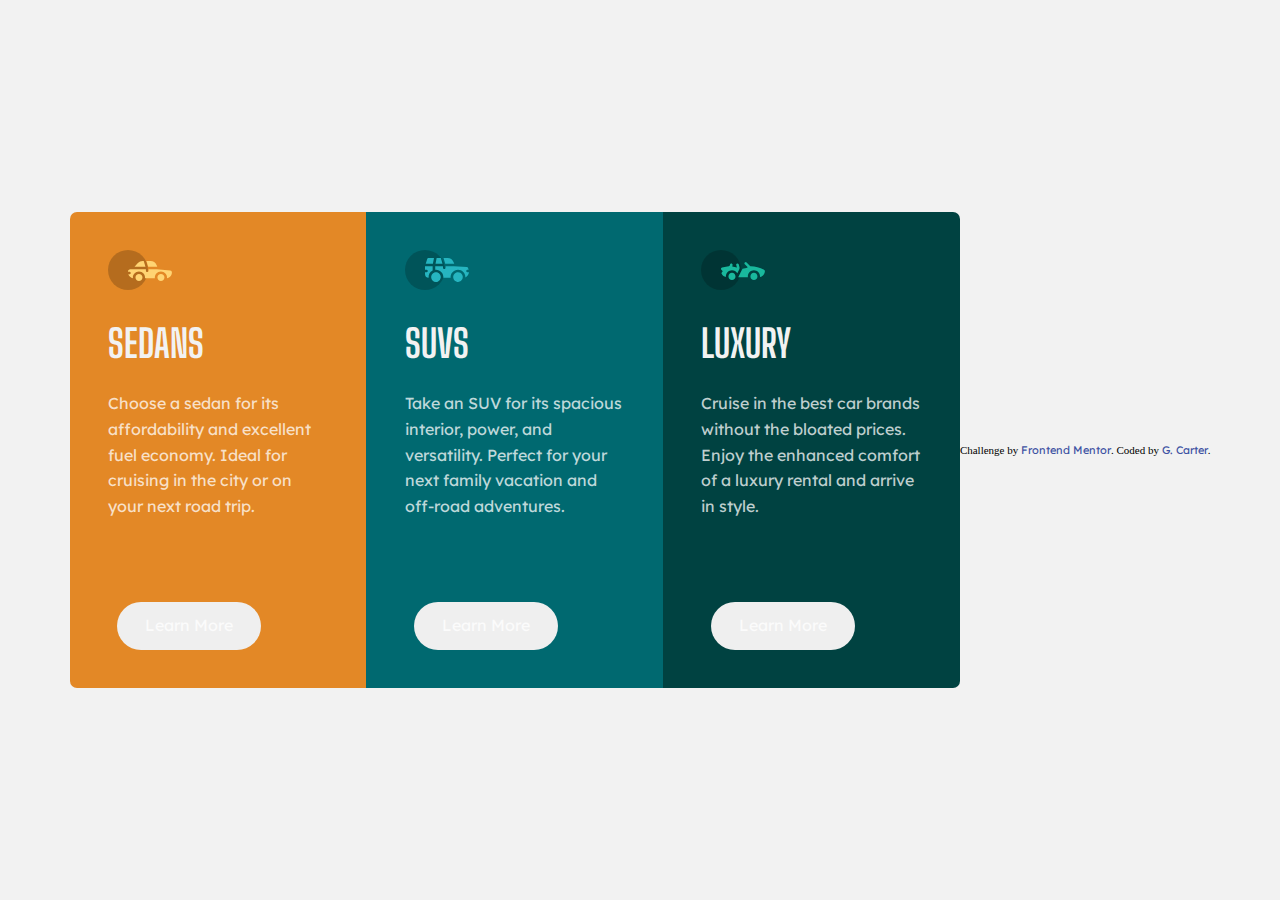
<file: index.html>
<!DOCTYPE html>
<html lang="en">
    <head>
        <meta charset="UTF-8">
        <meta name="viewport" content="width=device-width, initial-scale=1.0"> <!-- displays site properly based on user's device -->
        <link rel="icon" type="image/png" sizes="32x32" href="./images/favicon-32x32.png">
        <link rel="stylesheet" href="./styles.css">
        <title>Frontend Mentor | 3-column preview card component</title>
        <style>
            .attribution { font-size: 11px; text-align: center; }
            .attribution a { color: hsl(228, 45%, 44%); }
        </style>
    </head>
    <body>
        <div class="card" id="sedans">
            <img src="./images/icon-sedans.svg" alt="icon depicting a sedan vehicle">
            <h1>SEDANS</h1>
            <p>Choose a sedan for its affordability and excellent fuel economy. Ideal for cruising in the city 
            or on your next road trip.</p>
            <button><p>Learn More</p></button>
        </div>
        <div class="card" id="suvs">
            <img src="./images/icon-suvs.svg" alt="icon depicting a suv vehicle">
            <h1>SUVS</h1>
            <p>Take an SUV for its spacious interior, power, and versatility. Perfect for your next family vacation 
            and off-road adventures.</p>
            <button><p>Learn More</p></button>
        </div>
        <div class="card" id="luxury">
            <img src="./images/icon-luxury.svg" alt="icon depicting a luxury vehicle">
            <h1>LUXURY</h1>
            <p>Cruise in the best car brands without the bloated prices. Enjoy the enhanced comfort of a luxury 
            rental and arrive in style.</p>
            <button><p>Learn More</p></button>
        </div>





  
  <div class="attribution">
    Challenge by <a href="https://www.frontendmentor.io?ref=challenge" target="_blank">Frontend Mentor</a>. 
    Coded by <a href="#">G. Carter</a>.
  </div>
    </body>
</html>
</file>
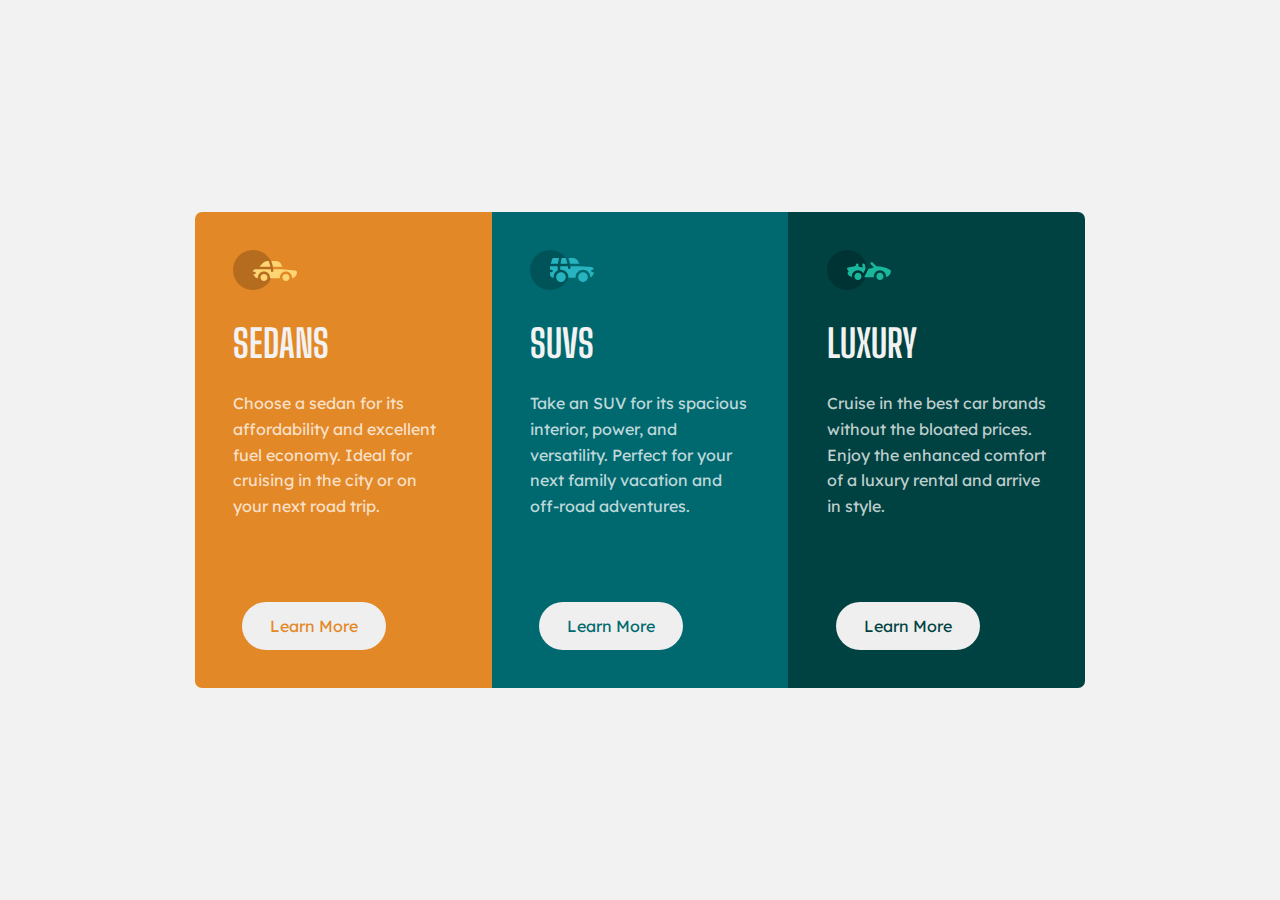
<file: home.html>
<!DOCTYPE html>
<html lang="en">
    <head>
        <meta charset="UTF-8">
        <meta name="viewport" content="width=device-width, initial-scale=1.0"> <!-- displays site properly based on user's device -->
        <link rel="icon" type="image/png" sizes="32x32" href="./images/favicon-32x32.png">
        <link rel="stylesheet" href="./styles.css">
        <title>Frontend Mentor | 3-column preview card component | by G. Carter</title>
    </head>
    <body>
        <div class="card" id="sedans">
            <img src="./images/icon-sedans.svg" alt="icon depicting a sedan vehicle">
            <h1>SEDANS</h1>
            <p>Choose a sedan for its affordability and excellent fuel economy. Ideal for cruising in the city 
            or on your next road trip.</p>
            <button>
                Learn More
            </button>
        </div>
        <div class="card" id="suvs">
            <img src="./images/icon-suvs.svg" alt="icon depicting a suv vehicle">
            <h1>SUVS</h1>
            <p>Take an SUV for its spacious interior, power, and versatility. Perfect for your next family vacation 
            and off-road adventures.</p>
            <button>
                Learn More
            </button>
        </div>
        <div class="card" id="luxury">
            <img src="./images/icon-luxury.svg" alt="icon depicting a luxury vehicle">
            <h1>LUXURY</h1>
            <p>Cruise in the best car brands without the bloated prices. Enjoy the enhanced comfort of a luxury 
            rental and arrive in style.</p>
            <button>
                Learn More   
            </button>
        </div>
    </body>
</html>
</file>
<file: styles.css>
@import url('https://fonts.googleapis.com/css2?family=Big+Shoulders+Display:wght@400;700&family=Lexend+Deca&display=swap');

:root {
    --sedans: hsl(31, 77%, 52%);
    --suvs: hsl(184, 100%, 22%);
    --luxury: hsl(179, 100%, 13%);
}


body {
    display: flex;
    background-color: hsl(0, 0%, 95%);
    margin: 0;
}

button {
    width: 144px;
    height: 48px;
    border-radius: 24px;
    border: none;
    margin-top: 2em;
    transition: all 0.3s ease-in-out;
    font-size: 1em;
    font-family: Lexend Deca, sans-serif;
}

button:hover {
    cursor: pointer;
    border: 1px solid hsl(0, 0%, 95%);
    background-color: transparent;
    color: hsl(0, 0%, 95%) !important;
}

h1 {
    font-size: 2.4em;
    font-family: Big Shoulders Display, sans-serif;
    color: hsl(0, 0%, 95%);
}

p {
    font-family: Lexend Deca, sans-serif;
    color: hsla(0, 0%, 100%, 0.75);
    line-height: 1.6;
    margin-top: auto;
    margin-bottom: auto;
}

a {
    font-family: Lexend Deca, sans-serif;
    text-decoration: none;
}

.card {
    padding: 15%;
}

#sedans {
    background-color: var(--sedans);
}

#sedans > button {
    color: var(--sedans);
}

#suvs {
    background-color: var(--suvs);
}

#suvs > button {
    color: var(--suvs);
}

#luxury {
    background-color: var(--luxury);
}

#luxury > button {
    color: var(--luxury);
}

@media only screen and (max-width: 767px) {
    body {
        flex-direction: column;
        padding: 5%;
    }

    #sedans {
        border-top-left-radius: 7px;
        border-top-right-radius: 7px;
    }

    #luxury {
        border-bottom-left-radius: 7px;
        border-bottom-right-radius: 7px;
    }
}

@media only screen and (min-width: 768px) {
    body {
        justify-content: center;
        align-items: center;
        height: 100vh;
    }

    .card {
        position: relative;
        padding: 3%;
        height: 400px;
        width: 220px;
    }

    #sedans {
        border-top-left-radius: 7px;
        border-bottom-left-radius: 7px;
    }

    #luxury {
        border-top-right-radius: 7px;
        border-bottom-right-radius: 7px;
    }

    button {
        position: absolute;
        bottom: 8%;
        left: 16%;
    }
}
</file>
